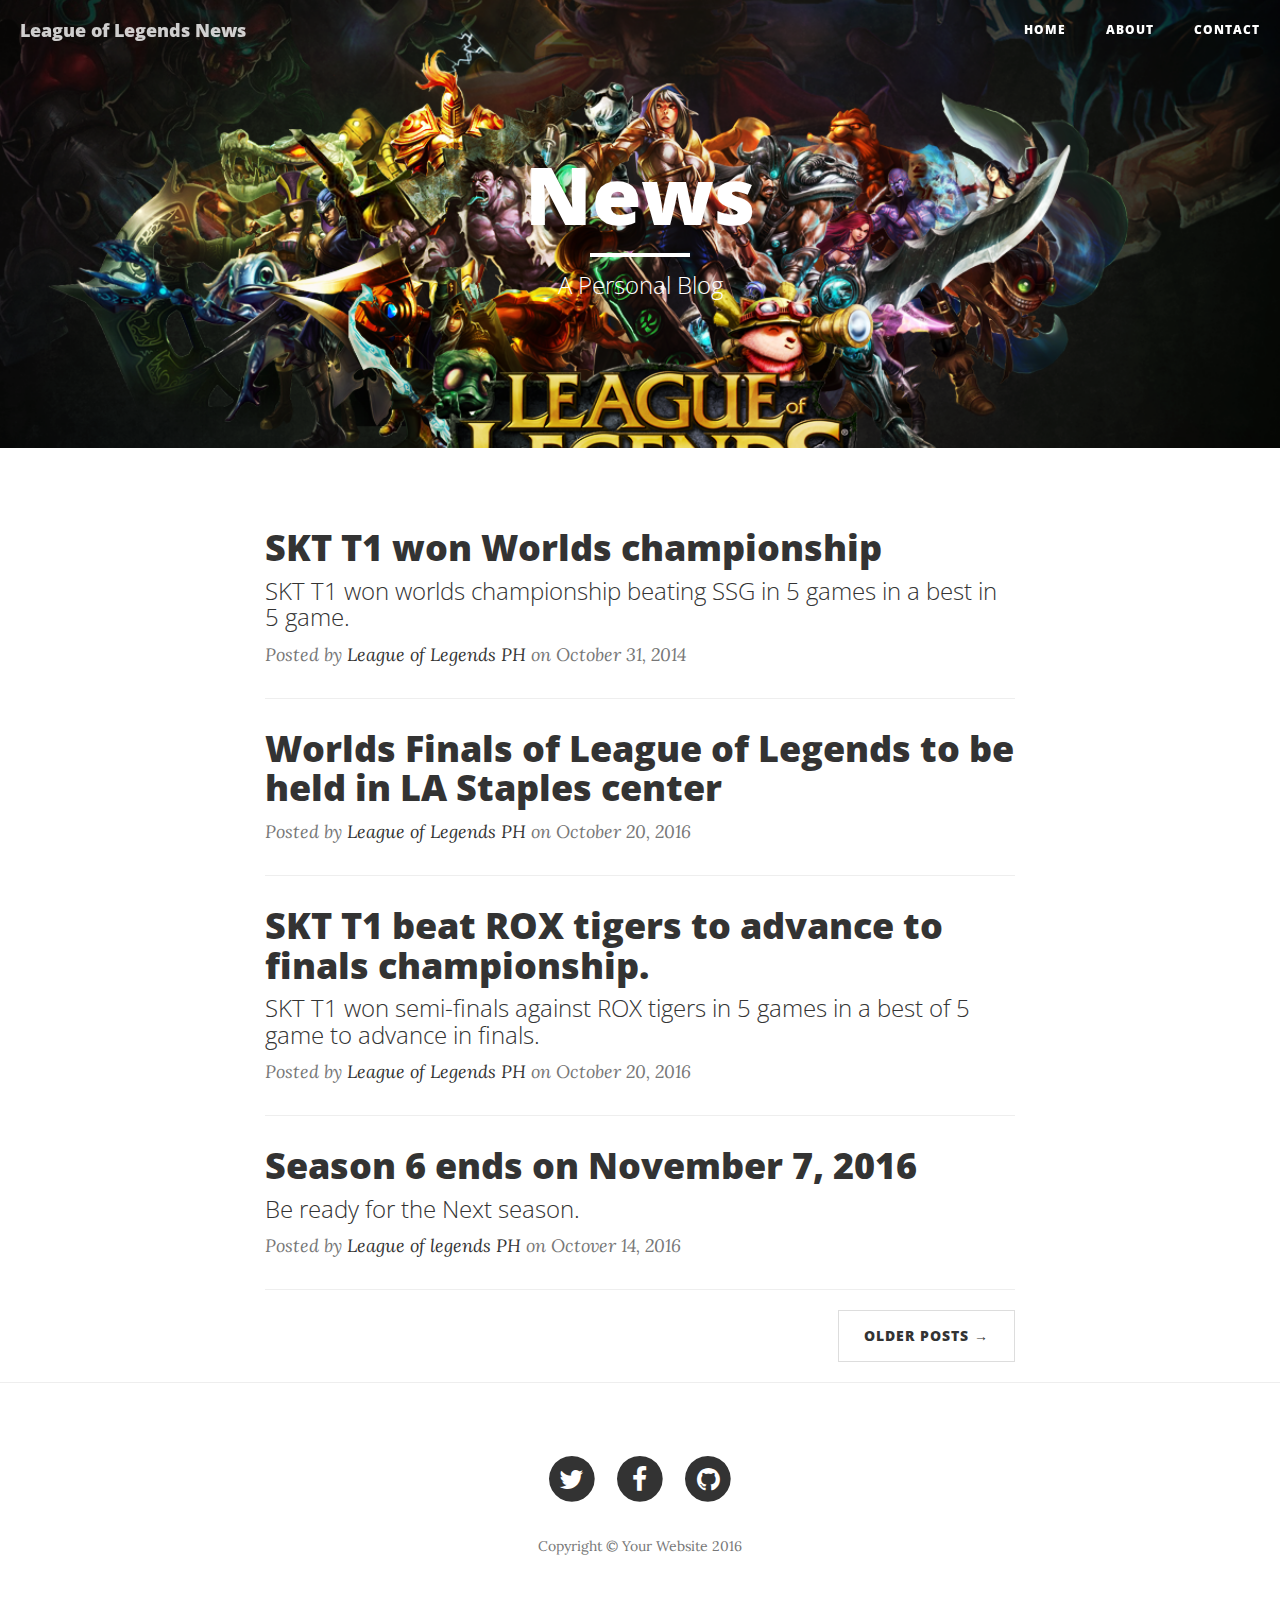
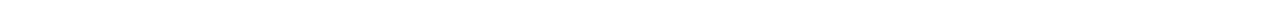
<file: index.html>
<!DOCTYPE html>
<html lang="en">

<head>

    <meta charset="utf-8">
    <meta http-equiv="X-UA-Compatible" content="IE=edge">
    <meta name="viewport" content="width=device-width, initial-scale=1">
    <meta name="description" content="">
    <meta name="author" content="">

    <title>League of Legends</title>

    <!-- Bootstrap Core CSS -->
    <link href="vendor/bootstrap/css/bootstrap.min.css" rel="stylesheet">

    <!-- Theme CSS -->
    <link href="css/clean-blog.min.css" rel="stylesheet">

    <!-- Custom Fonts -->
    <link href="vendor/font-awesome/css/font-awesome.min.css" rel="stylesheet" type="text/css">
    <link href='https://fonts.googleapis.com/css?family=Lora:400,700,400italic,700italic' rel='stylesheet' type='text/css'>
    <link href='https://fonts.googleapis.com/css?family=Open+Sans:300italic,400italic,600italic,700italic,800italic,400,300,600,700,800' rel='stylesheet' type='text/css'>

    <!-- HTML5 Shim and Respond.js IE8 support of HTML5 elements and media queries -->
    <!-- WARNING: Respond.js doesn't work if you view the page via file:// -->
    <!--[if lt IE 9]>
        <script src="https://oss.maxcdn.com/libs/html5shiv/3.7.0/html5shiv.js"></script>
        <script src="https://oss.maxcdn.com/libs/respond.js/1.4.2/respond.min.js"></script>
    <![endif]-->

</head>

<body>

    <!-- Navigation -->
    <nav class="navbar navbar-default navbar-custom navbar-fixed-top">
        <div class="container-fluid">
            <!-- Brand and toggle get grouped for better mobile display -->
            <div class="navbar-header page-scroll">
                <button type="button" class="navbar-toggle" data-toggle="collapse" data-target="#bs-example-navbar-collapse-1">
                    <span class="sr-only">Toggle navigation</span>
                    Menu <i class="fa fa-bars"></i>
                </button>
                <a class="navbar-brand" href="index.html">League of Legends News</a>
            </div>

            <!-- Collect the nav links, forms, and other content for toggling -->
            <div class="collapse navbar-collapse" id="bs-example-navbar-collapse-1">
                <ul class="nav navbar-nav navbar-right">
                    <li>
                        <a href="index.html">Home</a>
                    </li>
                    <li>
                        <a href="about.html">About</a>
                    </li>
                    <li>
                        <a href="contact.html">Contact</a>
                    </li>
                </ul>
            </div>
            <!-- /.navbar-collapse -->
        </div>
        <!-- /.container -->
    </nav>

    <!-- Page Header -->
    <!-- Set your background image for this header on the line below. -->
    <header class="intro-header" style="background-image: url('img/league-of-legends.png')">
        <div class="container">
            <div class="row">
                <div class="col-lg-8 col-lg-offset-2 col-md-10 col-md-offset-1">
                    <div class="site-heading">
                        <h1>News</h1>
                        <hr class="small">
                        <span class="subheading">A Personal Blog</span>
                    </div>
                </div>
            </div>
        </div>
    </header>

    <!-- Main Content -->
    <div class="container">
        <div class="row">
            <div class="col-lg-8 col-lg-offset-2 col-md-10 col-md-offset-1">
                <div class="post-preview">
                    <a href="post.html">
                        <h2 class="post-title">
                            SKT T1 won Worlds championship
                        </h2>
                        <h3 class="post-subtitle">
                            SKT T1 won worlds championship beating SSG in 5 games in a best in 5 game.
                        </h3>
                    </a>
                    <p class="post-meta">Posted by <a href="#">League of Legends PH</a> on October 31, 2014</p>
                </div>
                <hr>
                <div class="post-preview">
                    <a href="post1.html">
                        <h2 class="post-title">
                            Worlds Finals of League of Legends to be held in LA Staples center
                        </h2>
                    </a>
                    <p class="post-meta">Posted by <a href="#">League of Legends PH</a> on October 20, 2016</p>
                </div>
                <hr>
                <div class="post-preview">
                    <a href="Post2.html">
                        <h2 class="post-title">
                            SKT T1 beat ROX tigers to advance to finals championship.
                        </h2>
                        <h3 class="post-subtitle">
                            SKT T1 won semi-finals against ROX tigers in 5 games in a best of 5 game to advance in finals.
                        </h3>
                    </a>
                    <p class="post-meta">Posted by <a href="#">League of Legends PH</a> on October 20, 2016</p>
                </div>
                <hr>
                <div class="post-preview">
                    <a href="post3.html">
                        <h2 class="post-title">
                            Season 6 ends on November 7, 2016
                        </h2>
                        <h3 class="post-subtitle">
                            Be ready for the Next season.
                        </h3>
                    </a>
                    <p class="post-meta">Posted by <a href="#">League of legends PH</a> on Octover 14, 2016</p>
                </div>
                <hr>
                <!-- Pager -->
                <ul class="pager">
                    <li class="next">
                        <a href="#">Older Posts &rarr;</a>
                    </li>
                </ul>
            </div>
        </div>
    </div>

    <hr>

    <!-- Footer -->
    <footer>
        <div class="container">
            <div class="row">
                <div class="col-lg-8 col-lg-offset-2 col-md-10 col-md-offset-1">
                    <ul class="list-inline text-center">
                        <li>
                            <a href="#">
                                <span class="fa-stack fa-lg">
                                    <i class="fa fa-circle fa-stack-2x"></i>
                                    <i class="fa fa-twitter fa-stack-1x fa-inverse"></i>
                                </span>
                            </a>
                        </li>
                        <li>
                            <a href="#">
                                <span class="fa-stack fa-lg">
                                    <i class="fa fa-circle fa-stack-2x"></i>
                                    <i class="fa fa-facebook fa-stack-1x fa-inverse"></i>
                                </span>
                            </a>
                        </li>
                        <li>
                            <a href="#">
                                <span class="fa-stack fa-lg">
                                    <i class="fa fa-circle fa-stack-2x"></i>
                                    <i class="fa fa-github fa-stack-1x fa-inverse"></i>
                                </span>
                            </a>
                        </li>
                    </ul>
                    <p class="copyright text-muted">Copyright &copy; Your Website 2016</p>
                </div>
            </div>
        </div>
    </footer>

    <!-- jQuery -->
    <script src="vendor/jquery/jquery.min.js"></script>

    <!-- Bootstrap Core JavaScript -->
    <script src="vendor/bootstrap/js/bootstrap.min.js"></script>

    <!-- Contact Form JavaScript -->
    <script src="js/jqBootstrapValidation.js"></script>
    <script src="js/contact_me.js"></script>

    <!-- Theme JavaScript -->
    <script src="js/clean-blog.min.js"></script>

</body>

</html>
</file>
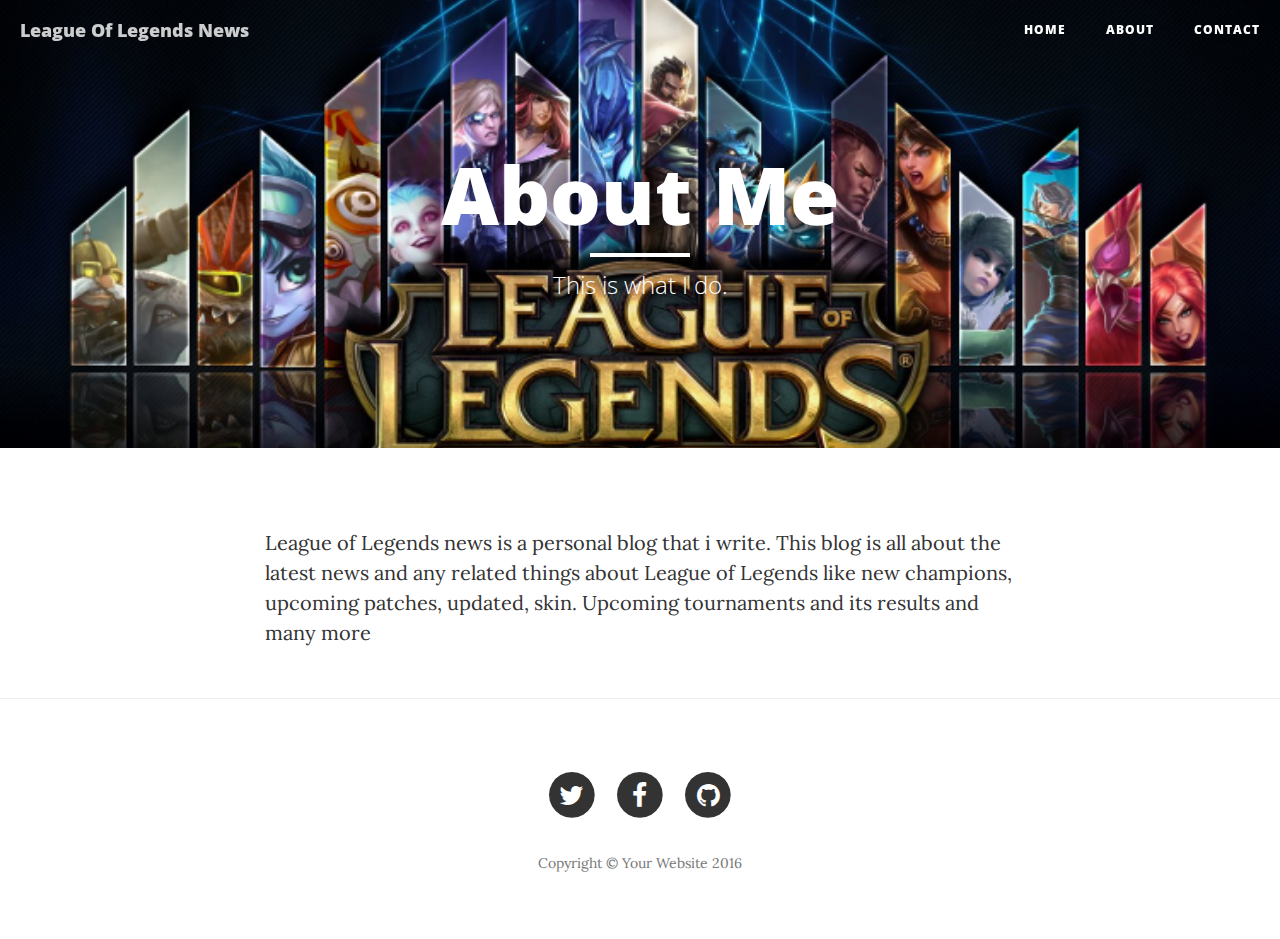
<file: about.html>
<!DOCTYPE html>
<html lang="en">

<head>

    <meta charset="utf-8">
    <meta http-equiv="X-UA-Compatible" content="IE=edge">
    <meta name="viewport" content="width=device-width, initial-scale=1">
    <meta name="description" content="">
    <meta name="author" content="">

    <title>League of Legends News - About</title>

    <!-- Bootstrap Core CSS -->
    <link href="vendor/bootstrap/css/bootstrap.min.css" rel="stylesheet">

    <!-- Theme CSS -->
    <link href="css/clean-blog.min.css" rel="stylesheet">

    <!-- Custom Fonts -->
    <link href="vendor/font-awesome/css/font-awesome.min.css" rel="stylesheet" type="text/css">
    <link href='https://fonts.googleapis.com/css?family=Lora:400,700,400italic,700italic' rel='stylesheet' type='text/css'>
    <link href='https://fonts.googleapis.com/css?family=Open+Sans:300italic,400italic,600italic,700italic,800italic,400,300,600,700,800' rel='stylesheet' type='text/css'>

    <!-- HTML5 Shim and Respond.js IE8 support of HTML5 elements and media queries -->
    <!-- WARNING: Respond.js doesn't work if you view the page via file:// -->
    <!--[if lt IE 9]>
        <script src="https://oss.maxcdn.com/libs/html5shiv/3.7.0/html5shiv.js"></script>
        <script src="https://oss.maxcdn.com/libs/respond.js/1.4.2/respond.min.js"></script>
    <![endif]-->

</head>

<body>

    <!-- Navigation -->
    <nav class="navbar navbar-default navbar-custom navbar-fixed-top">
        <div class="container-fluid">
            <!-- Brand and toggle get grouped for better mobile display -->
            <div class="navbar-header page-scroll">
                <button type="button" class="navbar-toggle" data-toggle="collapse" data-target="#bs-example-navbar-collapse-1">
                    <span class="sr-only">Toggle navigation</span>
                    Menu <i class="fa fa-bars"></i>
                </button>
                <a class="navbar-brand" href="index.html">League Of Legends News</a>
            </div>

            <!-- Collect the nav links, forms, and other content for toggling -->
            <div class="collapse navbar-collapse" id="bs-example-navbar-collapse-1">
                <ul class="nav navbar-nav navbar-right">
                    <li>
                        <a href="index.html">Home</a>
                    </li>
                    <li>
                        <a href="about.html">About</a>
                    </li>
                    <li>
                        <a href="contact.html">Contact</a>
                    </li>
                </ul>
            </div>
            <!-- /.navbar-collapse -->
        </div>
        <!-- /.container -->
    </nav>

    <!-- Page Header -->
    <!-- Set your background image for this header on the line below. -->
    <header class="intro-header" style="background-image: url('img/leg.png')">
        <div class="container">
            <div class="row">
                <div class="col-lg-8 col-lg-offset-2 col-md-10 col-md-offset-1">
                    <div class="page-heading">
                        <h1>About Me</h1>
                        <hr class="small">
                        <span class="subheading">This is what I do.</span>
                    </div>
                </div>
            </div>
        </div>
    </header>

    <!-- Main Content -->
    <div class="container">
        <div class="row">
            <div class="col-lg-8 col-lg-offset-2 col-md-10 col-md-offset-1">
                <p>League of Legends news is a personal blog that i write. This blog is all about the latest news and any related things
                about League of Legends like new champions, upcoming patches, updated, skin. Upcoming tournaments and its results and many more</p>
            </div>
        </div>
    </div>

    <hr>

    <!-- Footer -->
    <footer>
        <div class="container">
            <div class="row">
                <div class="col-lg-8 col-lg-offset-2 col-md-10 col-md-offset-1">
                    <ul class="list-inline text-center">
                        <li>
                            <a href="#">
                                <span class="fa-stack fa-lg">
                                    <i class="fa fa-circle fa-stack-2x"></i>
                                    <i class="fa fa-twitter fa-stack-1x fa-inverse"></i>
                                </span>
                            </a>
                        </li>
                        <li>
                            <a href="#">
                                <span class="fa-stack fa-lg">
                                    <i class="fa fa-circle fa-stack-2x"></i>
                                    <i class="fa fa-facebook fa-stack-1x fa-inverse"></i>
                                </span>
                            </a>
                        </li>
                        <li>
                            <a href="#">
                                <span class="fa-stack fa-lg">
                                    <i class="fa fa-circle fa-stack-2x"></i>
                                    <i class="fa fa-github fa-stack-1x fa-inverse"></i>
                                </span>
                            </a>
                        </li>
                    </ul>
                    <p class="copyright text-muted">Copyright &copy; Your Website 2016</p>
                </div>
            </div>
        </div>
    </footer>

    <!-- jQuery -->
    <script src="vendor/jquery/jquery.min.js"></script>

    <!-- Bootstrap Core JavaScript -->
    <script src="vendor/bootstrap/js/bootstrap.min.js"></script>

    <!-- Contact Form JavaScript -->
    <script src="js/jqBootstrapValidation.js"></script>
    <script src="js/contact_me.js"></script>

    <!-- Theme JavaScript -->
    <script src="js/clean-blog.min.js"></script>

</body>

</html>
</file>
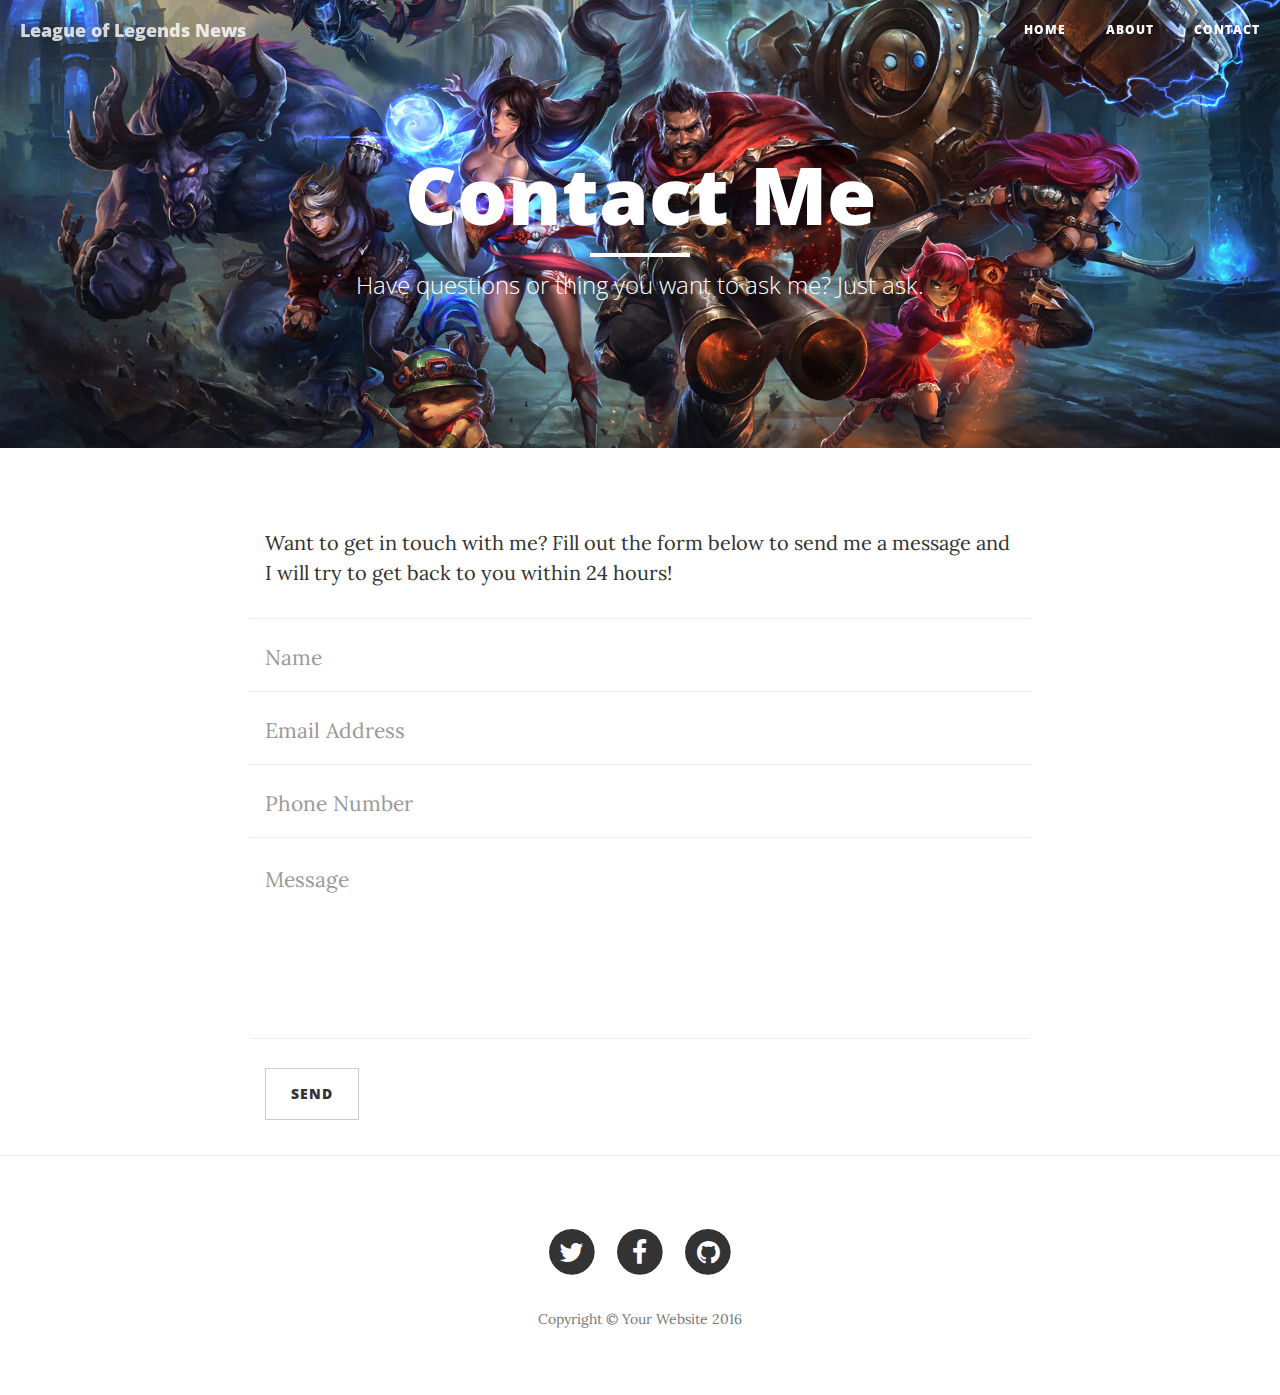
<file: contact.html>
<!DOCTYPE html>
<html lang="en">

<head>

    <meta charset="utf-8">
    <meta http-equiv="X-UA-Compatible" content="IE=edge">
    <meta name="viewport" content="width=device-width, initial-scale=1">
    <meta name="description" content="">
    <meta name="author" content="">

    <title>League of Legends News - Contact Me</title>

    <!-- Bootstrap Core CSS -->
    <link href="vendor/bootstrap/css/bootstrap.min.css" rel="stylesheet">

    <!-- Theme CSS -->
    <link href="css/clean-blog.min.css" rel="stylesheet">

    <!-- Custom Fonts -->
    <link href="vendor/font-awesome/css/font-awesome.min.css" rel="stylesheet" type="text/css">
    <link href='https://fonts.googleapis.com/css?family=Lora:400,700,400italic,700italic' rel='stylesheet' type='text/css'>
    <link href='https://fonts.googleapis.com/css?family=Open+Sans:300italic,400italic,600italic,700italic,800italic,400,300,600,700,800' rel='stylesheet' type='text/css'>

    <!-- HTML5 Shim and Respond.js IE8 support of HTML5 elements and media queries -->
    <!-- WARNING: Respond.js doesn't work if you view the page via file:// -->
    <!--[if lt IE 9]>
        <script src="https://oss.maxcdn.com/libs/html5shiv/3.7.0/html5shiv.js"></script>
        <script src="https://oss.maxcdn.com/libs/respond.js/1.4.2/respond.min.js"></script>
    <![endif]-->

</head>

<body>

    <!-- Navigation -->
    <nav class="navbar navbar-default navbar-custom navbar-fixed-top">
        <div class="container-fluid">
            <!-- Brand and toggle get grouped for better mobile display -->
            <div class="navbar-header page-scroll">
                <button type="button" class="navbar-toggle" data-toggle="collapse" data-target="#bs-example-navbar-collapse-1">
                    <span class="sr-only">Toggle navigation</span>
                    Menu <i class="fa fa-bars"></i>
                </button>
                <a class="navbar-brand" href="index.html">League of Legends News</a>
            </div>

            <!-- Collect the nav links, forms, and other content for toggling -->
            <div class="collapse navbar-collapse" id="bs-example-navbar-collapse-1">
                <ul class="nav navbar-nav navbar-right">
                    <li>
                        <a href="index.html">Home</a>
                    </li>
                    <li>
                        <a href="about.html">About</a>
                    </li>
                    <li>
                        <a href="contact.html">Contact</a>
                    </li>
                </ul>
            </div>
            <!-- /.navbar-collapse -->
        </div>
        <!-- /.container -->
    </nav>

    <!-- Page Header -->
    <!-- Set your background image for this header on the line below. -->
    <header class="intro-header" style="background-image: url('img/contackl.jpg')">
        <div class="container">
            <div class="row">
                <div class="col-lg-8 col-lg-offset-2 col-md-10 col-md-offset-1">
                    <div class="page-heading">
                        <h1>Contact Me</h1>
                        <hr class="small">
                        <span class="subheading">Have questions or thing you want to ask me? Just ask.</span>
                    </div>
                </div>
            </div>
        </div>
    </header>

    <!-- Main Content -->
    <div class="container">
        <div class="row">
            <div class="col-lg-8 col-lg-offset-2 col-md-10 col-md-offset-1">
                <p>Want to get in touch with me? Fill out the form below to send me a message and I will try to get back to you within 24 hours!</p>
                <!-- Contact Form - Enter your email address on line 19 of the mail/contact_me.php file to make this form work. -->
                <!-- WARNING: Some web hosts do not allow emails to be sent through forms to common mail hosts like Gmail or Yahoo. It's recommended that you use a private domain email address! -->
                <!-- NOTE: To use the contact form, your site must be on a live web host with PHP! The form will not work locally! -->
                <form name="sentMessage" id="contactForm" novalidate>
                    <div class="row control-group">
                        <div class="form-group col-xs-12 floating-label-form-group controls">
                            <label>Name</label>
                            <input type="text" class="form-control" placeholder="Name" id="name" required data-validation-required-message="Please enter your name.">
                            <p class="help-block text-danger"></p>
                        </div>
                    </div>
                    <div class="row control-group">
                        <div class="form-group col-xs-12 floating-label-form-group controls">
                            <label>Email Address</label>
                            <input type="email" class="form-control" placeholder="Email Address" id="email" required data-validation-required-message="Please enter your email address.">
                            <p class="help-block text-danger"></p>
                        </div>
                    </div>
                    <div class="row control-group">
                        <div class="form-group col-xs-12 floating-label-form-group controls">
                            <label>Phone Number</label>
                            <input type="tel" class="form-control" placeholder="Phone Number" id="phone" required data-validation-required-message="Please enter your phone number.">
                            <p class="help-block text-danger"></p>
                        </div>
                    </div>
                    <div class="row control-group">
                        <div class="form-group col-xs-12 floating-label-form-group controls">
                            <label>Message</label>
                            <textarea rows="5" class="form-control" placeholder="Message" id="message" required data-validation-required-message="Please enter a message."></textarea>
                            <p class="help-block text-danger"></p>
                        </div>
                    </div>
                    <br>
                    <div id="success"></div>
                    <div class="row">
                        <div class="form-group col-xs-12">
                            <button type="submit" class="btn btn-default">Send</button>
                        </div>
                    </div>
                </form>
            </div>
        </div>
    </div>

    <hr>

    <!-- Footer -->
    <footer>
        <div class="container">
            <div class="row">
                <div class="col-lg-8 col-lg-offset-2 col-md-10 col-md-offset-1">
                    <ul class="list-inline text-center">
                        <li>
                            <a href="#">
                                <span class="fa-stack fa-lg">
                                    <i class="fa fa-circle fa-stack-2x"></i>
                                    <i class="fa fa-twitter fa-stack-1x fa-inverse"></i>
                                </span>
                            </a>
                        </li>
                        <li>
                            <a href="#">
                                <span class="fa-stack fa-lg">
                                    <i class="fa fa-circle fa-stack-2x"></i>
                                    <i class="fa fa-facebook fa-stack-1x fa-inverse"></i>
                                </span>
                            </a>
                        </li>
                        <li>
                            <a href="#">
                                <span class="fa-stack fa-lg">
                                    <i class="fa fa-circle fa-stack-2x"></i>
                                    <i class="fa fa-github fa-stack-1x fa-inverse"></i>
                                </span>
                            </a>
                        </li>
                    </ul>
                    <p class="copyright text-muted">Copyright &copy; Your Website 2016</p>
                </div>
            </div>
        </div>
    </footer>

    <!-- jQuery -->
    <script src="vendor/jquery/jquery.min.js"></script>

    <!-- Bootstrap Core JavaScript -->
    <script src="vendor/bootstrap/js/bootstrap.min.js"></script>

    <!-- Contact Form JavaScript -->
    <script src="js/jqBootstrapValidation.js"></script>
    <script src="js/contact_me.js"></script>

    <!-- Theme JavaScript -->
    <script src="js/clean-blog.min.js"></script>

</body>

</html>
</file>
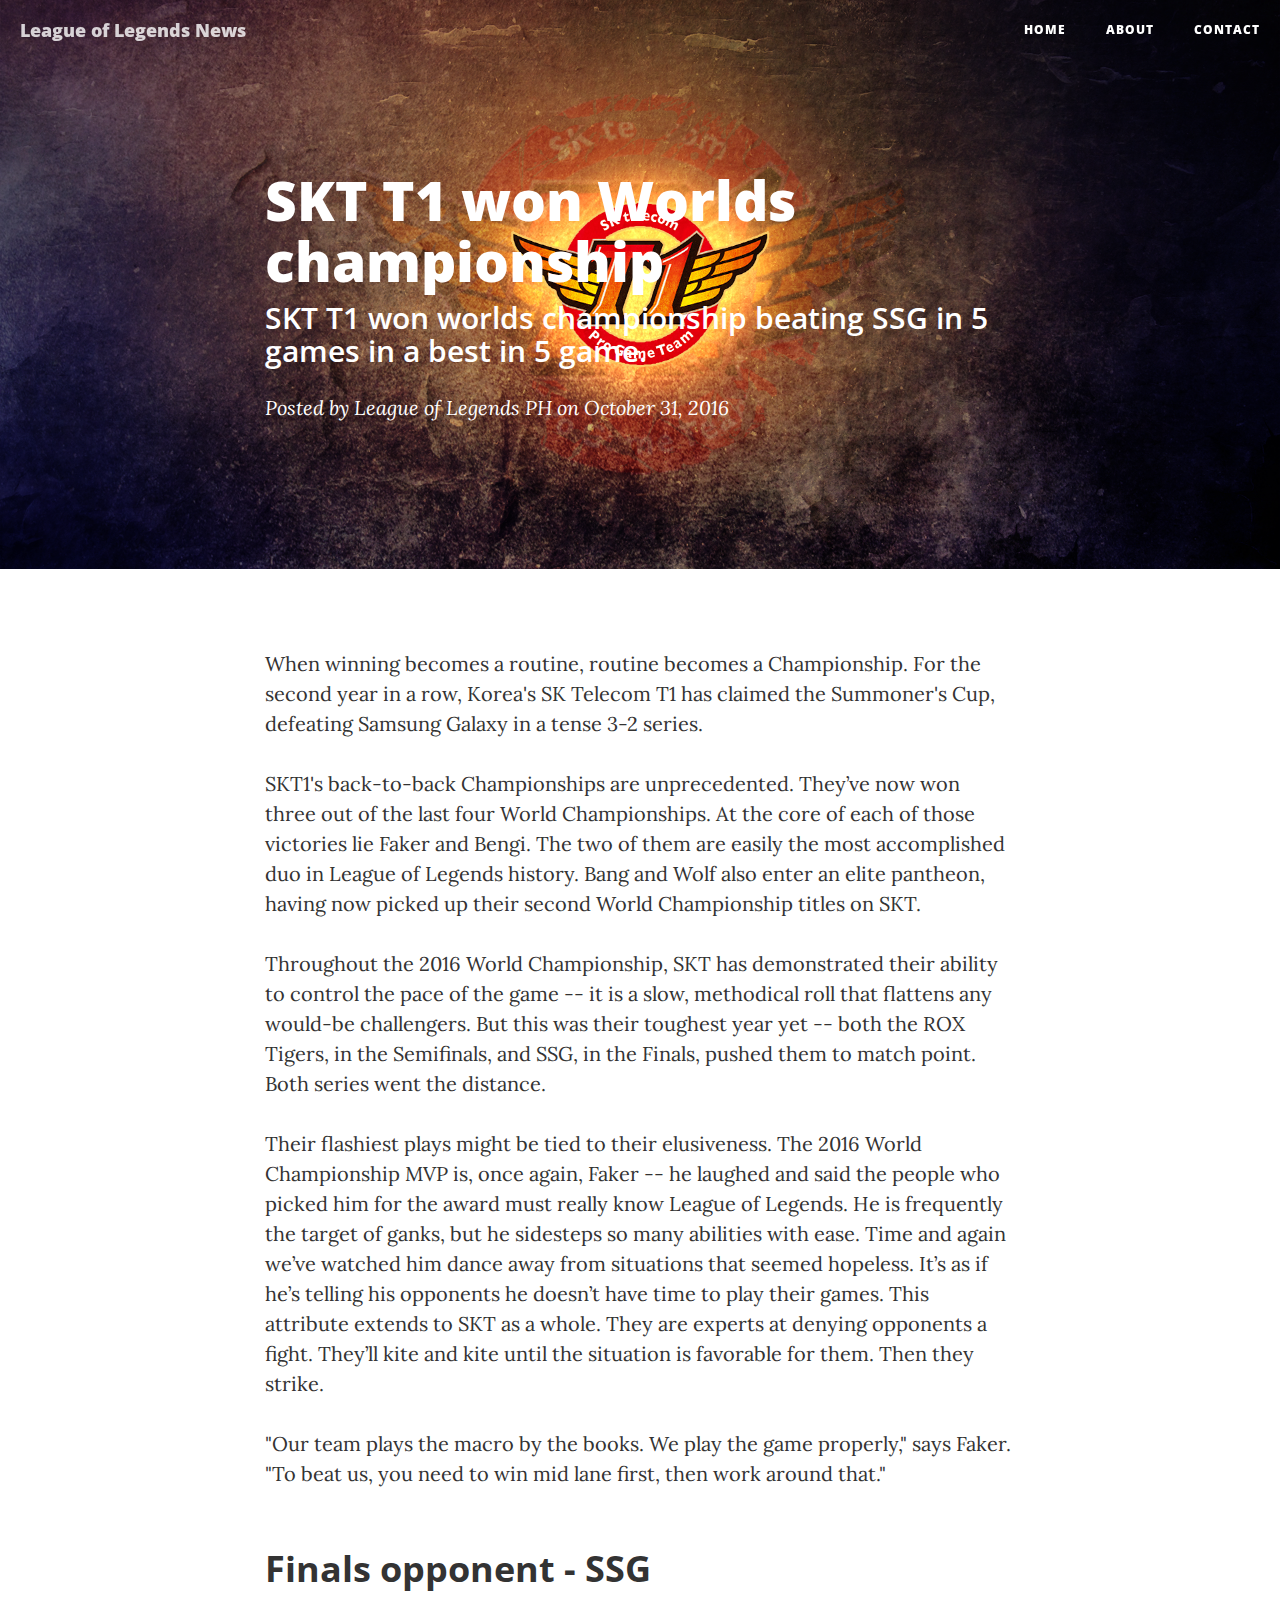
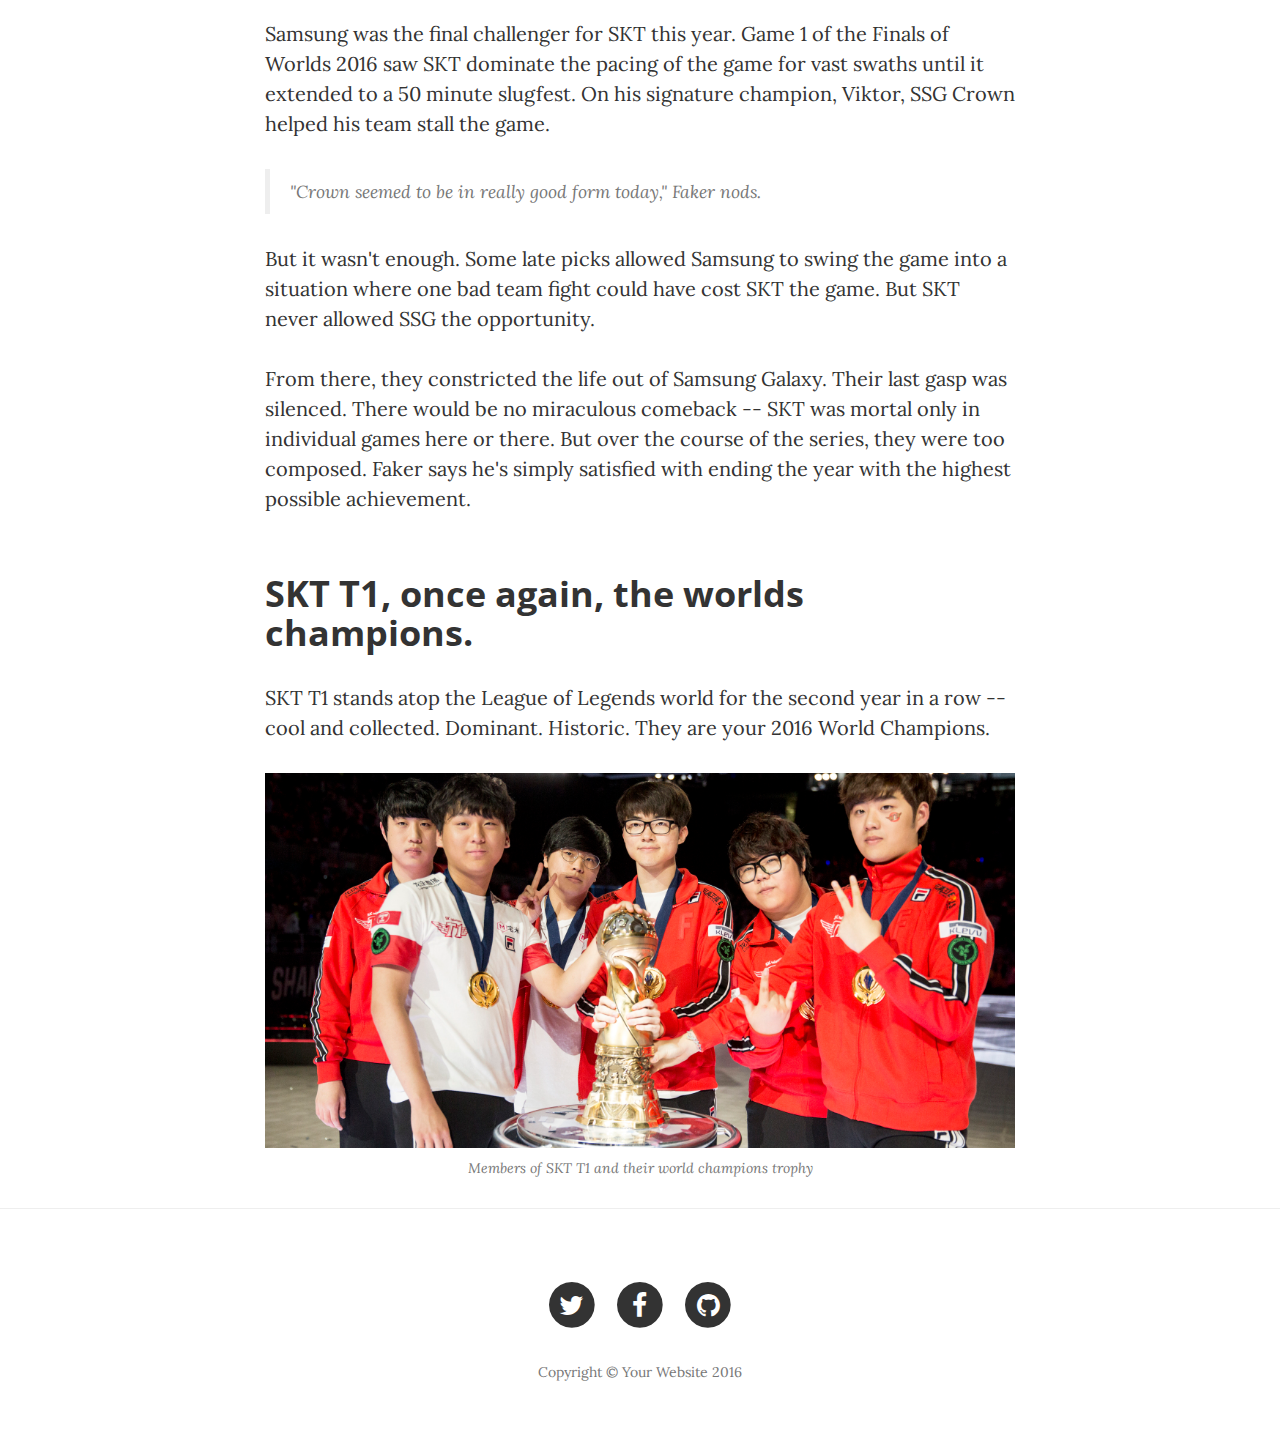
<file: post.html>
<!DOCTYPE html>
<html lang="en">

<head>

    <meta charset="utf-8">
    <meta http-equiv="X-UA-Compatible" content="IE=edge">
    <meta name="viewport" content="width=device-width, initial-scale=1">
    <meta name="description" content="">
    <meta name="author" content="">

    <title>League of Legends News - Post</title>

    <!-- Bootstrap Core CSS -->
    <link href="vendor/bootstrap/css/bootstrap.min.css" rel="stylesheet">

    <!-- Theme CSS -->
    <link href="css/clean-blog.min.css" rel="stylesheet">

    <!-- Custom Fonts -->
    <link href="vendor/font-awesome/css/font-awesome.min.css" rel="stylesheet" type="text/css">
    <link href='https://fonts.googleapis.com/css?family=Lora:400,700,400italic,700italic' rel='stylesheet' type='text/css'>
    <link href='https://fonts.googleapis.com/css?family=Open+Sans:300italic,400italic,600italic,700italic,800italic,400,300,600,700,800' rel='stylesheet' type='text/css'>

    <!-- HTML5 Shim and Respond.js IE8 support of HTML5 elements and media queries -->
    <!-- WARNING: Respond.js doesn't work if you view the page via file:// -->
    <!--[if lt IE 9]>
        <script src="https://oss.maxcdn.com/libs/html5shiv/3.7.0/html5shiv.js"></script>
        <script src="https://oss.maxcdn.com/libs/respond.js/1.4.2/respond.min.js"></script>
    <![endif]-->

</head>

<body>

    <!-- Navigation -->
    <nav class="navbar navbar-default navbar-custom navbar-fixed-top">
        <div class="container-fluid">
            <!-- Brand and toggle get grouped for better mobile display -->
            <div class="navbar-header page-scroll">
                <button type="button" class="navbar-toggle" data-toggle="collapse" data-target="#bs-example-navbar-collapse-1">
                    <span class="sr-only">Toggle navigation</span>
                    Menu <i class="fa fa-bars"></i>
                </button>
                <a class="navbar-brand" href="index.html">League of Legends News</a>
            </div>

            <!-- Collect the nav links, forms, and other content for toggling -->
            <div class="collapse navbar-collapse" id="bs-example-navbar-collapse-1">
                <ul class="nav navbar-nav navbar-right">
                    <li>
                        <a href="index.html">Home</a>
                    </li>
                    <li>
                        <a href="about.html">About</a>
                    </li>
                    <li>
                        <a href="contact.html">Contact</a>
                    </li>
                </ul>
            </div>
            <!-- /.navbar-collapse -->
        </div>
        <!-- /.container -->
    </nav>

    <!-- Page Header -->
    <!-- Set your background image for this header on the line below. -->
    <header class="intro-header" style="background-image: url('img/post bg.png')">
        <div class="container">
            <div class="row">
                <div class="col-lg-8 col-lg-offset-2 col-md-10 col-md-offset-1">
                    <div class="post-heading">
                        <h1>SKT T1 won Worlds championship</h1>
                        <h2 class="subheading">SKT T1 won worlds championship beating SSG in 5 games in a best in 5 game.</h2>
                        <span class="meta">Posted by <a href="#">League of Legends PH</a> on October 31, 2016</span>
                    </div>
                </div>
            </div>
        </div>
    </header>

    <!-- Post Content -->
    <article>
        <div class="container">
            <div class="row">
                <div class="col-lg-8 col-lg-offset-2 col-md-10 col-md-offset-1">
                    <p>When winning becomes a routine, routine becomes a Championship. For the second year in a row, Korea's SK Telecom T1 has claimed the Summoner's Cup, defeating Samsung Galaxy in a tense 3-2 series.</p>

                    <p>SKT1's back-to-back Championships are unprecedented. They’ve now won three out of the last four World Championships. At the core of each of those victories lie Faker and Bengi. The two of them are easily the most accomplished duo in League of Legends history. Bang and Wolf also enter an elite pantheon, having now picked up their second World Championship titles on SKT.</p>

                    <p>Throughout the 2016 World Championship, SKT has demonstrated their ability to control the pace of the game -- it is a slow, methodical roll that flattens any would-be challengers. But this was their toughest year yet -- both the ROX Tigers, in the Semifinals, and SSG, in the Finals, pushed them to match point. Both series went the distance.</p>

                    <p>Their flashiest plays might be tied to their elusiveness. The 2016 World Championship MVP is, once again, Faker -- he laughed and said the people who picked him for the award must really know League of Legends. He is frequently the target of ganks, but he sidesteps so many abilities with ease. Time and again we’ve watched him dance away from situations that seemed hopeless. It’s as if he’s telling his opponents he doesn’t have time to play their games. This attribute extends to SKT as a whole. They are experts at denying opponents a fight. They’ll kite and kite until the situation is favorable for them. Then they strike.</p>

                    <p>"Our team plays the macro by the books. We play the game properly," says Faker. "To beat us, you need to win mid lane first, then work around that." </p>

                    <h2 class="section-heading">Finals opponent - SSG</h2>

                    <p>Samsung was the final challenger for SKT this year. Game 1 of the Finals of Worlds 2016 saw SKT dominate the pacing of the game for vast swaths until it extended to a 50 minute slugfest. On his signature champion, Viktor, SSG Crown helped his team stall the game.</p>

                    <blockquote>"Crown seemed to be in really good form today," Faker nods. </blockquote>

                    <p>But it wasn't enough. Some late picks allowed Samsung to swing the game into a situation where one bad team fight could have cost SKT the game. But SKT never allowed SSG the opportunity.</p>

                    <p>From there, they constricted the life out of Samsung Galaxy. Their last gasp was silenced. There would be no miraculous comeback -- SKT was mortal only in individual games here or there. But over the course of the series, they were too composed. Faker says he's simply satisfied with ending the year with the highest possible achievement.</p>

                    <h2 class="section-heading">SKT T1,  once again, the worlds champions.</h2>

                    <p>SKT T1 stands atop the League of Legends world for the second year in a row -- cool and collected. Dominant. Historic. They are your 2016 World Champions. </p>

                    <a href="#">
                        <img class="img-responsive" src="img/sampl post.jpg" alt="">
                    </a>
                    <span class="caption text-muted">Members of SKT T1 and their world champions trophy</span>
                </div>
            </div>
        </div>
    </article>

    <hr>

    <!-- Footer -->
    <footer>
        <div class="container">
            <div class="row">
                <div class="col-lg-8 col-lg-offset-2 col-md-10 col-md-offset-1">
                    <ul class="list-inline text-center">
                        <li>
                            <a href="#">
                                <span class="fa-stack fa-lg">
                                    <i class="fa fa-circle fa-stack-2x"></i>
                                    <i class="fa fa-twitter fa-stack-1x fa-inverse"></i>
                                </span>
                            </a>
                        </li>
                        <li>
                            <a href="#">
                                <span class="fa-stack fa-lg">
                                    <i class="fa fa-circle fa-stack-2x"></i>
                                    <i class="fa fa-facebook fa-stack-1x fa-inverse"></i>
                                </span>
                            </a>
                        </li>
                        <li>
                            <a href="#">
                                <span class="fa-stack fa-lg">
                                    <i class="fa fa-circle fa-stack-2x"></i>
                                    <i class="fa fa-github fa-stack-1x fa-inverse"></i>
                                </span>
                            </a>
                        </li>
                    </ul>
                    <p class="copyright text-muted">Copyright &copy; Your Website 2016</p>
                </div>
            </div>
        </div>
    </footer>

    <!-- jQuery -->
    <script src="vendor/jquery/jquery.min.js"></script>

    <!-- Bootstrap Core JavaScript -->
    <script src="vendor/bootstrap/js/bootstrap.min.js"></script>

    <!-- Contact Form JavaScript -->
    <script src="js/jqBootstrapValidation.js"></script>
    <script src="js/contact_me.js"></script>

    <!-- Theme JavaScript -->
    <script src="js/clean-blog.min.js"></script>

</body>

</html>
</file>
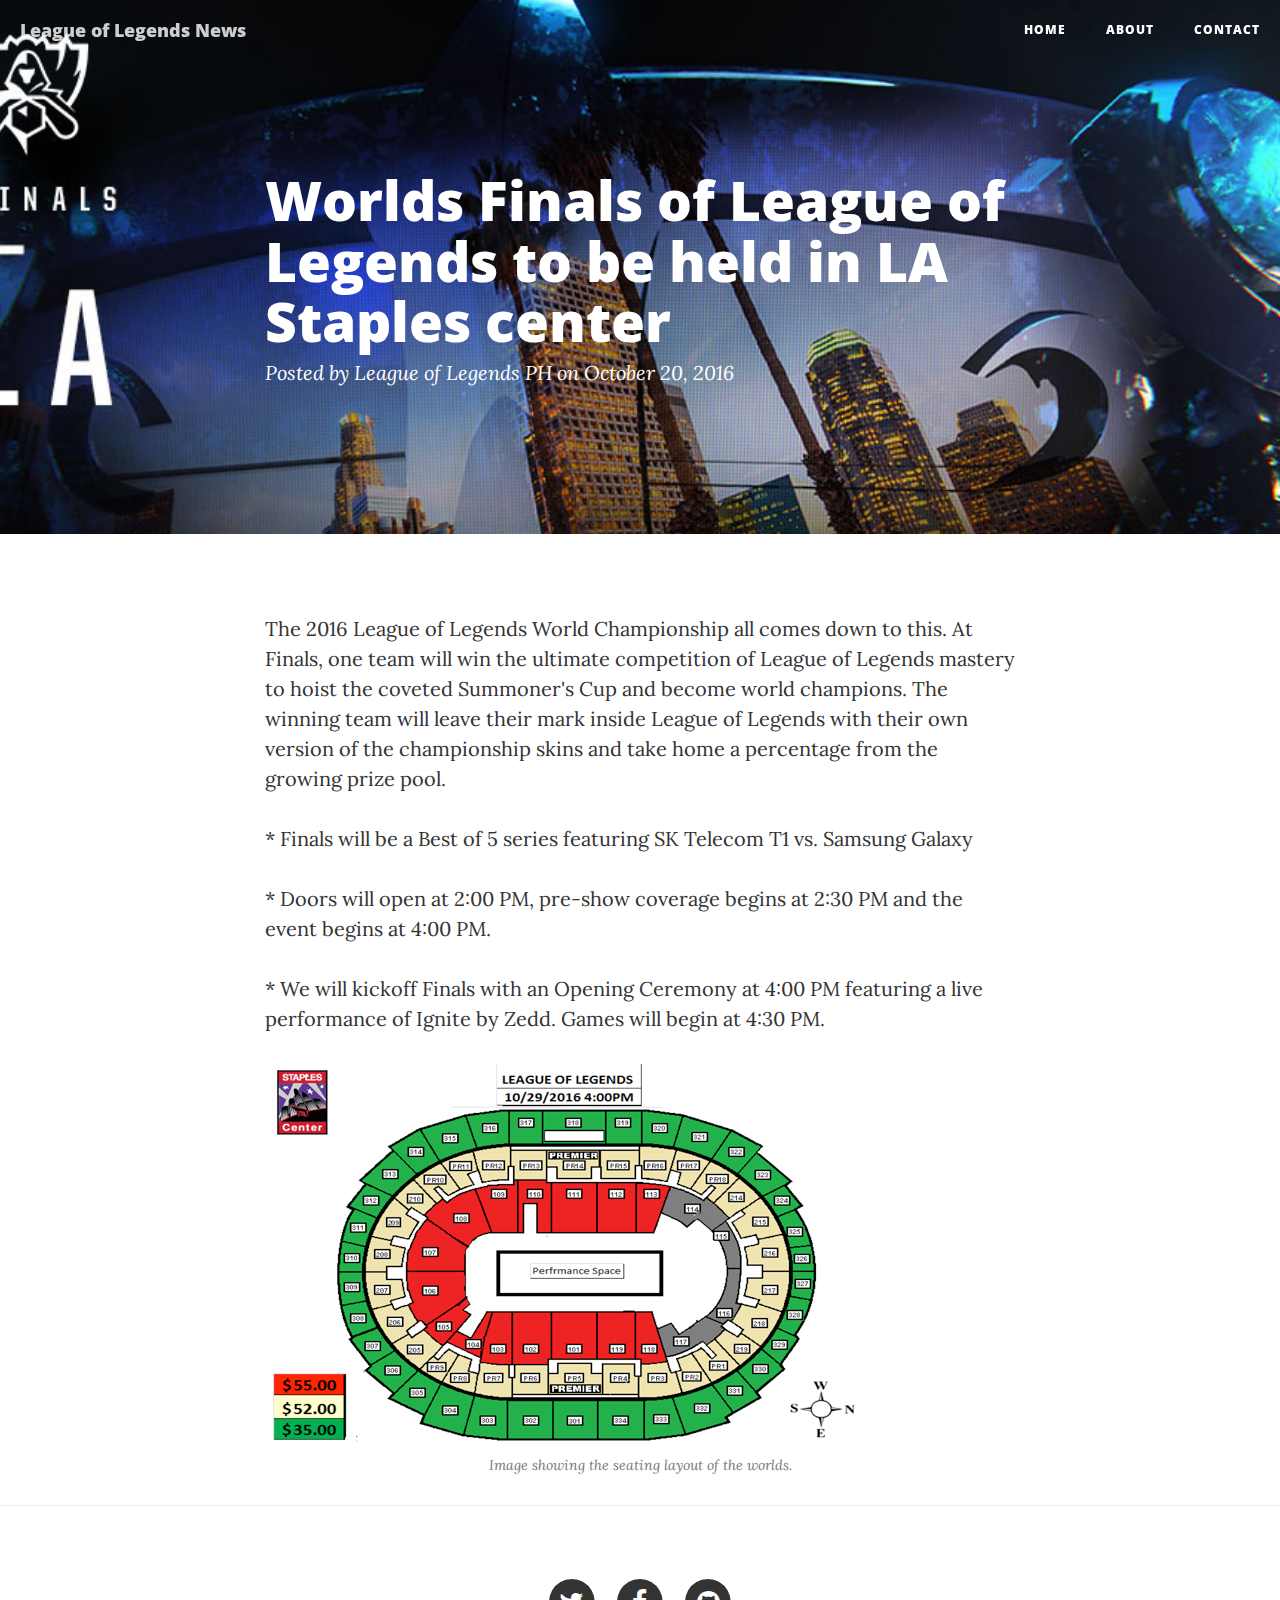
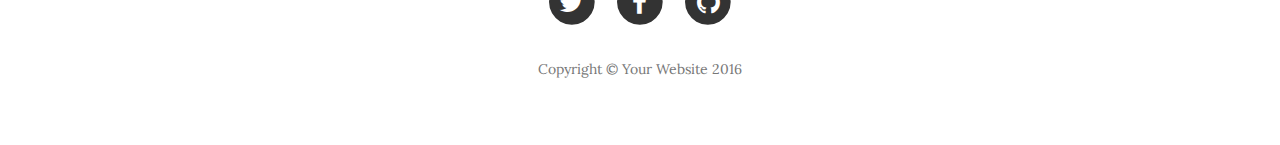
<file: post1.html>
<!DOCTYPE html>
<html lang="en">

<head>

    <meta charset="utf-8">
    <meta http-equiv="X-UA-Compatible" content="IE=edge">
    <meta name="viewport" content="width=device-width, initial-scale=1">
    <meta name="description" content="">
    <meta name="author" content="">

    <title>League of Legends News - Post</title>

    <!-- Bootstrap Core CSS -->
    <link href="vendor/bootstrap/css/bootstrap.min.css" rel="stylesheet">

    <!-- Theme CSS -->
    <link href="css/clean-blog.min.css" rel="stylesheet">

    <!-- Custom Fonts -->
    <link href="vendor/font-awesome/css/font-awesome.min.css" rel="stylesheet" type="text/css">
    <link href='https://fonts.googleapis.com/css?family=Lora:400,700,400italic,700italic' rel='stylesheet' type='text/css'>
    <link href='https://fonts.googleapis.com/css?family=Open+Sans:300italic,400italic,600italic,700italic,800italic,400,300,600,700,800' rel='stylesheet' type='text/css'>

    <!-- HTML5 Shim and Respond.js IE8 support of HTML5 elements and media queries -->
    <!-- WARNING: Respond.js doesn't work if you view the page via file:// -->
    <!--[if lt IE 9]>
        <script src="https://oss.maxcdn.com/libs/html5shiv/3.7.0/html5shiv.js"></script>
        <script src="https://oss.maxcdn.com/libs/respond.js/1.4.2/respond.min.js"></script>
    <![endif]-->

</head>

<body>

    <!-- Navigation -->
    <nav class="navbar navbar-default navbar-custom navbar-fixed-top">
        <div class="container-fluid">
            <!-- Brand and toggle get grouped for better mobile display -->
            <div class="navbar-header page-scroll">
                <button type="button" class="navbar-toggle" data-toggle="collapse" data-target="#bs-example-navbar-collapse-1">
                    <span class="sr-only">Toggle navigation</span>
                    Menu <i class="fa fa-bars"></i>
                </button>
                <a class="navbar-brand" href="index.html">League of Legends News</a>
            </div>

            <!-- Collect the nav links, forms, and other content for toggling -->
            <div class="collapse navbar-collapse" id="bs-example-navbar-collapse-1">
                <ul class="nav navbar-nav navbar-right">
                    <li>
                        <a href="index.html">Home</a>
                    </li>
                    <li>
                        <a href="about.html">About</a>
                    </li>
                    <li>
                        <a href="contact.html">Contact</a>
                    </li>
                </ul>
            </div>
            <!-- /.navbar-collapse -->
        </div>
        <!-- /.container -->
    </nav>

    <!-- Page Header -->
    <!-- Set your background image for this header on the line below. -->
    <header class="intro-header" style="background-image: url('img/finals.jpg')">
        <div class="container">
            <div class="row">
                <div class="col-lg-8 col-lg-offset-2 col-md-10 col-md-offset-1">
                    <div class="post-heading">
                        <h1>Worlds Finals of League of Legends to be held in LA Staples center</h1>
                        <span class="meta">Posted by <a href="#">League of Legends PH</a> on October 20, 2016</span>
                    </div>
                </div>
            </div>
        </div>
    </header>

    <!-- Post Content -->
    <article>
        <div class="container">
            <div class="row">
                <div class="col-lg-8 col-lg-offset-2 col-md-10 col-md-offset-1">
                    <p>The 2016 League of Legends World Championship all comes down to this. At Finals, one team will win the ultimate competition of League of Legends mastery to hoist the coveted Summoner's Cup and become world champions. The winning team will leave their mark inside League of Legends with their own version of the championship skins and take home a percentage from the growing prize pool.</p>

                    <p>* Finals will be a Best of 5 series featuring SK Telecom T1 vs. Samsung Galaxy </p>

                    <p>* Doors will open at 2:00 PM, pre-show coverage begins at 2:30 PM and the event begins   at 4:00 PM.</p>

                    <p>* We will kickoff Finals with an Opening Ceremony at 4:00 PM featuring a live performance of Ignite by Zedd. Games will begin at 4:30 PM.</p>

                    <a href="#">
                        <img class="img-responsive" src="img/worsit.jpg" alt="">
                    </a>
                    <span class="caption text-muted">Image showing the seating layout of the worlds.</span>
                </div>
            </div>
        </div>
    </article>

    <hr>

    <!-- Footer -->
    <footer>
        <div class="container">
            <div class="row">
                <div class="col-lg-8 col-lg-offset-2 col-md-10 col-md-offset-1">
                    <ul class="list-inline text-center">
                        <li>
                            <a href="#">
                                <span class="fa-stack fa-lg">
                                    <i class="fa fa-circle fa-stack-2x"></i>
                                    <i class="fa fa-twitter fa-stack-1x fa-inverse"></i>
                                </span>
                            </a>
                        </li>
                        <li>
                            <a href="#">
                                <span class="fa-stack fa-lg">
                                    <i class="fa fa-circle fa-stack-2x"></i>
                                    <i class="fa fa-facebook fa-stack-1x fa-inverse"></i>
                                </span>
                            </a>
                        </li>
                        <li>
                            <a href="#">
                                <span class="fa-stack fa-lg">
                                    <i class="fa fa-circle fa-stack-2x"></i>
                                    <i class="fa fa-github fa-stack-1x fa-inverse"></i>
                                </span>
                            </a>
                        </li>
                    </ul>
                    <p class="copyright text-muted">Copyright &copy; Your Website 2016</p>
                </div>
            </div>
        </div>
    </footer>

    <!-- jQuery -->
    <script src="vendor/jquery/jquery.min.js"></script>

    <!-- Bootstrap Core JavaScript -->
    <script src="vendor/bootstrap/js/bootstrap.min.js"></script>

    <!-- Contact Form JavaScript -->
    <script src="js/jqBootstrapValidation.js"></script>
    <script src="js/contact_me.js"></script>

    <!-- Theme JavaScript -->
    <script src="js/clean-blog.min.js"></script>

</body>

</html>
</file>
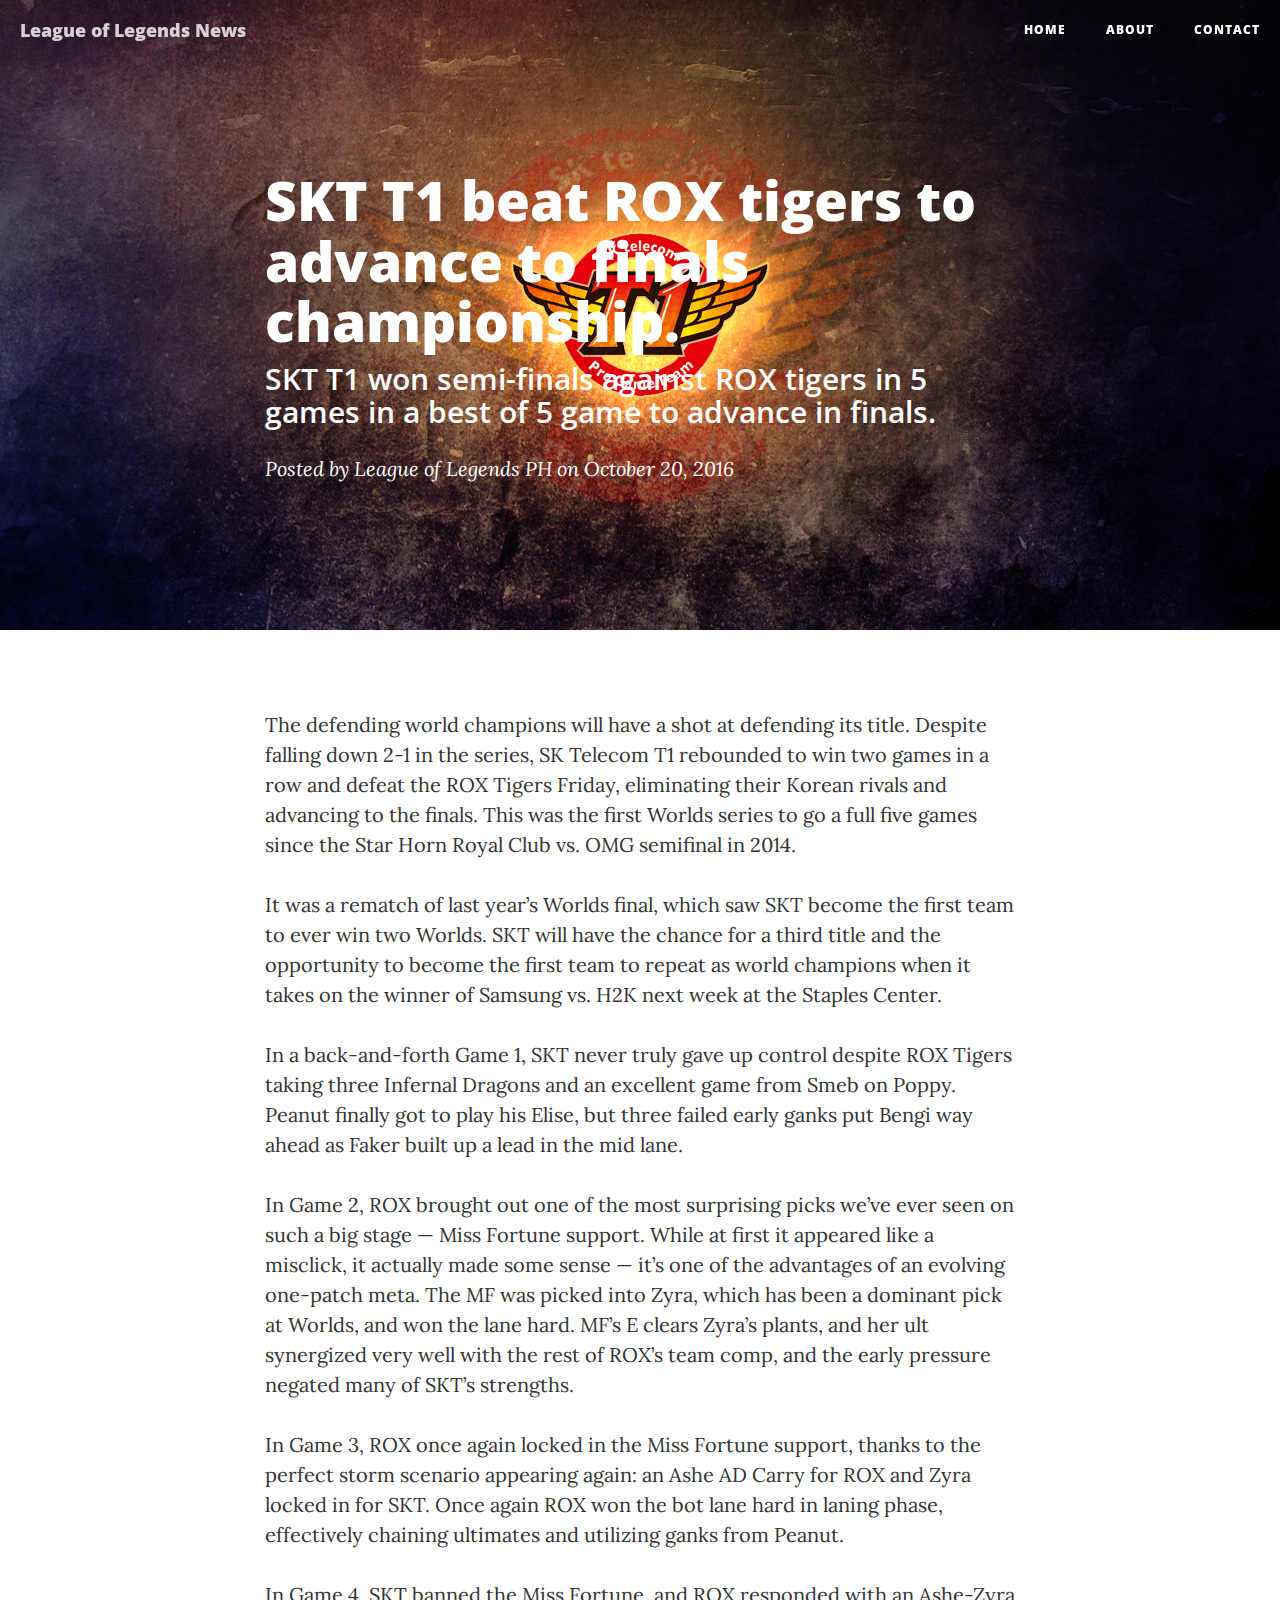
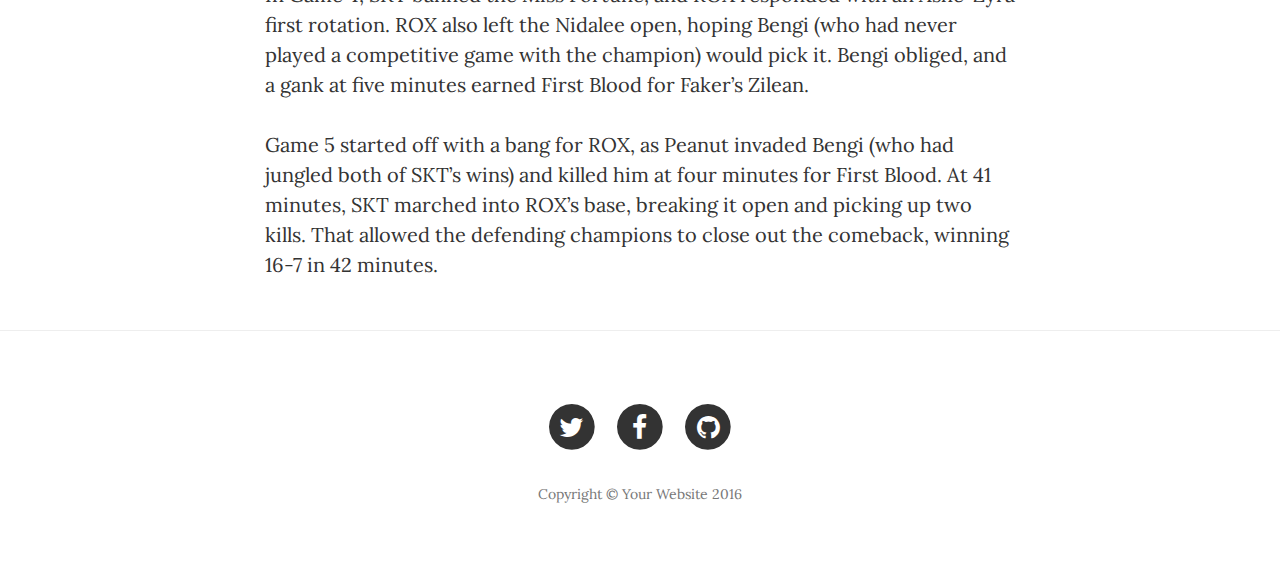
<file: Post2.html>
<!DOCTYPE html>
<html lang="en">

<head>

    <meta charset="utf-8">
    <meta http-equiv="X-UA-Compatible" content="IE=edge">
    <meta name="viewport" content="width=device-width, initial-scale=1">
    <meta name="description" content="">
    <meta name="author" content="">

    <title>League of Legends News - Post</title>

    <!-- Bootstrap Core CSS -->
    <link href="vendor/bootstrap/css/bootstrap.min.css" rel="stylesheet">

    <!-- Theme CSS -->
    <link href="css/clean-blog.min.css" rel="stylesheet">

    <!-- Custom Fonts -->
    <link href="vendor/font-awesome/css/font-awesome.min.css" rel="stylesheet" type="text/css">
    <link href='https://fonts.googleapis.com/css?family=Lora:400,700,400italic,700italic' rel='stylesheet' type='text/css'>
    <link href='https://fonts.googleapis.com/css?family=Open+Sans:300italic,400italic,600italic,700italic,800italic,400,300,600,700,800' rel='stylesheet' type='text/css'>

    <!-- HTML5 Shim and Respond.js IE8 support of HTML5 elements and media queries -->
    <!-- WARNING: Respond.js doesn't work if you view the page via file:// -->
    <!--[if lt IE 9]>
        <script src="https://oss.maxcdn.com/libs/html5shiv/3.7.0/html5shiv.js"></script>
        <script src="https://oss.maxcdn.com/libs/respond.js/1.4.2/respond.min.js"></script>
    <![endif]-->

</head>

<body>

    <!-- Navigation -->
    <nav class="navbar navbar-default navbar-custom navbar-fixed-top">
        <div class="container-fluid">
            <!-- Brand and toggle get grouped for better mobile display -->
            <div class="navbar-header page-scroll">
                <button type="button" class="navbar-toggle" data-toggle="collapse" data-target="#bs-example-navbar-collapse-1">
                    <span class="sr-only">Toggle navigation</span>
                    Menu <i class="fa fa-bars"></i>
                </button>
                <a class="navbar-brand" href="index.html">League of Legends News</a>
            </div>

            <!-- Collect the nav links, forms, and other content for toggling -->
            <div class="collapse navbar-collapse" id="bs-example-navbar-collapse-1">
                <ul class="nav navbar-nav navbar-right">
                    <li>
                        <a href="index.html">Home</a>
                    </li>
                    <li>
                        <a href="about.html">About</a>
                    </li>
                    <li>
                        <a href="contact.html">Contact</a>
                    </li>
                </ul>
            </div>
            <!-- /.navbar-collapse -->
        </div>
        <!-- /.container -->
    </nav>

    <!-- Page Header -->
    <!-- Set your background image for this header on the line below. -->
    <header class="intro-header" style="background-image: url('img/post bg.png')">
        <div class="container">
            <div class="row">
                <div class="col-lg-8 col-lg-offset-2 col-md-10 col-md-offset-1">
                    <div class="post-heading">
                        <h1>SKT T1 beat ROX tigers to advance to finals championship.</h1>
                        <h2 class="subheading">SKT T1 won semi-finals against ROX tigers in 5 games in a best of 5 game to advance in finals.</h2>
                        <span class="meta">Posted by <a href="#">League of Legends PH</a> on October 20, 2016</span>
                    </div>
                </div>
            </div>
        </div>
    </header>

    <!-- Post Content -->
    <article>
        <div class="container">
            <div class="row">
                <div class="col-lg-8 col-lg-offset-2 col-md-10 col-md-offset-1">
                    <p>The defending world champions will have a shot at defending its title. Despite falling down 2-1 in the series, SK Telecom T1 rebounded to win two games in a row and defeat the ROX Tigers Friday, eliminating their Korean rivals and advancing to the finals. This was the first Worlds series to go a full five games since the Star Horn Royal Club vs. OMG semifinal in 2014.</p>

                    <p>It was a rematch of last year’s Worlds final, which saw SKT become the first team to ever win two Worlds. SKT will have the chance for a third title and the opportunity to become the first team to repeat as world champions when it takes on the winner of Samsung vs. H2K next week at the Staples Center.</p>

                    <p>In a back-and-forth Game 1, SKT never truly gave up control despite ROX Tigers taking three Infernal Dragons and an excellent game from Smeb on Poppy. Peanut finally got to play his Elise, but three failed early ganks put Bengi way ahead as Faker built up a lead in the mid lane.</p>

                    <p>In Game 2, ROX brought out one of the most surprising picks we’ve ever seen on such a big stage — Miss Fortune support. While at first it appeared like a misclick, it actually made some sense — it’s one of the advantages of an evolving one-patch meta. The MF was picked into Zyra, which has been a dominant pick at Worlds, and won the lane hard. MF’s E clears Zyra’s plants, and her ult synergized very well with the rest of ROX’s team comp, and the early pressure negated many of SKT’s strengths.</p>

                    <p>In Game 3, ROX once again locked in the Miss Fortune support, thanks to the perfect storm scenario appearing again: an Ashe AD Carry for ROX and Zyra locked in for SKT. Once again ROX won the bot lane hard in laning phase, effectively chaining ultimates and utilizing ganks from Peanut.</p>

                    <p>In Game 4, SKT banned the Miss Fortune, and ROX responded with an Ashe-Zyra first rotation. ROX also left the Nidalee open, hoping Bengi (who had never played a competitive game with the champion) would pick it. Bengi obliged, and a gank at five minutes earned First Blood for Faker’s Zilean.</p>

                    <p>Game 5 started off with a bang for ROX, as Peanut invaded Bengi (who had jungled both of SKT’s wins) and killed him at four minutes for First Blood. At 41 minutes, SKT marched into ROX’s base, breaking it open and picking up two kills. That allowed the defending champions to close out the comeback, winning 16-7 in 42 minutes.</p>

                </div>
            </div>
        </div>
    </article>

    <hr>

    <!-- Footer -->
    <footer>
        <div class="container">
            <div class="row">
                <div class="col-lg-8 col-lg-offset-2 col-md-10 col-md-offset-1">
                    <ul class="list-inline text-center">
                        <li>
                            <a href="#">
                                <span class="fa-stack fa-lg">
                                    <i class="fa fa-circle fa-stack-2x"></i>
                                    <i class="fa fa-twitter fa-stack-1x fa-inverse"></i>
                                </span>
                            </a>
                        </li>
                        <li>
                            <a href="#">
                                <span class="fa-stack fa-lg">
                                    <i class="fa fa-circle fa-stack-2x"></i>
                                    <i class="fa fa-facebook fa-stack-1x fa-inverse"></i>
                                </span>
                            </a>
                        </li>
                        <li>
                            <a href="#">
                                <span class="fa-stack fa-lg">
                                    <i class="fa fa-circle fa-stack-2x"></i>
                                    <i class="fa fa-github fa-stack-1x fa-inverse"></i>
                                </span>
                            </a>
                        </li>
                    </ul>
                    <p class="copyright text-muted">Copyright &copy; Your Website 2016</p>
                </div>
            </div>
        </div>
    </footer>

    <!-- jQuery -->
    <script src="vendor/jquery/jquery.min.js"></script>

    <!-- Bootstrap Core JavaScript -->
    <script src="vendor/bootstrap/js/bootstrap.min.js"></script>

    <!-- Contact Form JavaScript -->
    <script src="js/jqBootstrapValidation.js"></script>
    <script src="js/contact_me.js"></script>

    <!-- Theme JavaScript -->
    <script src="js/clean-blog.min.js"></script>

</body>

</html>
</file>
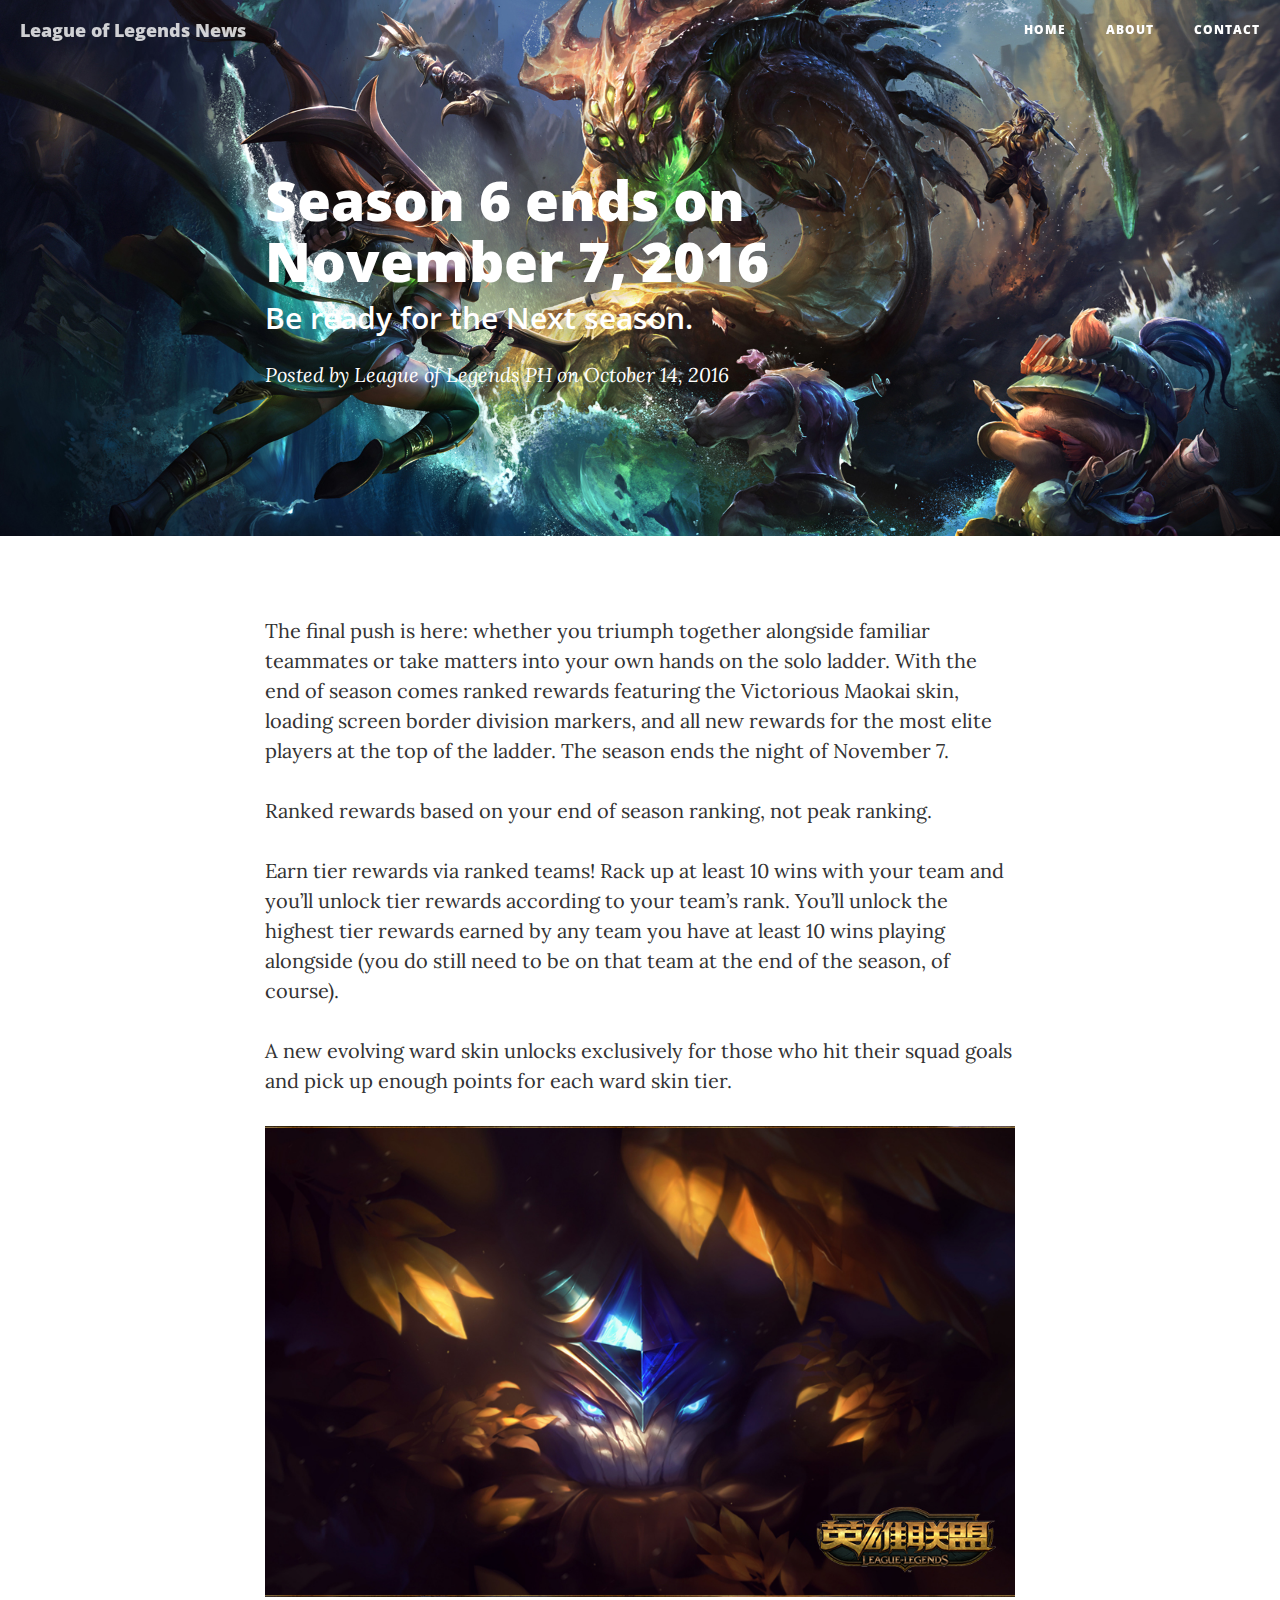
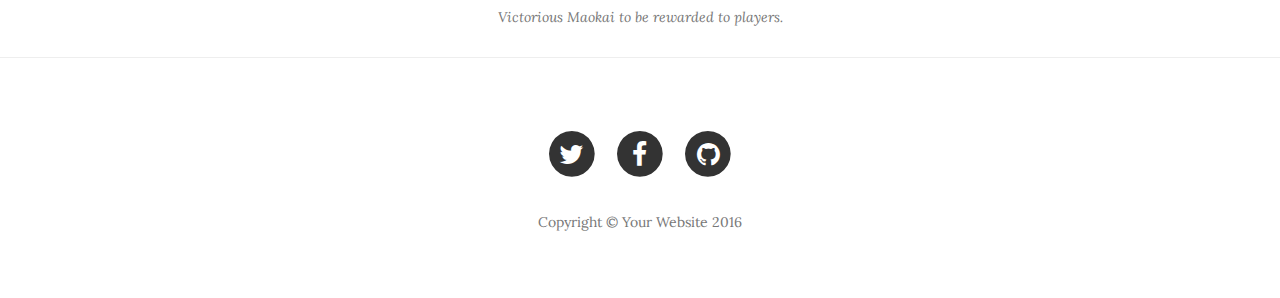
<file: post3.html>
<!DOCTYPE html>
<html lang="en">

<head>

    <meta charset="utf-8">
    <meta http-equiv="X-UA-Compatible" content="IE=edge">
    <meta name="viewport" content="width=device-width, initial-scale=1">
    <meta name="description" content="">
    <meta name="author" content="">

    <title>League of Legends News - Post</title>

    <!-- Bootstrap Core CSS -->
    <link href="vendor/bootstrap/css/bootstrap.min.css" rel="stylesheet">

    <!-- Theme CSS -->
    <link href="css/clean-blog.min.css" rel="stylesheet">

    <!-- Custom Fonts -->
    <link href="vendor/font-awesome/css/font-awesome.min.css" rel="stylesheet" type="text/css">
    <link href='https://fonts.googleapis.com/css?family=Lora:400,700,400italic,700italic' rel='stylesheet' type='text/css'>
    <link href='https://fonts.googleapis.com/css?family=Open+Sans:300italic,400italic,600italic,700italic,800italic,400,300,600,700,800' rel='stylesheet' type='text/css'>

    <!-- HTML5 Shim and Respond.js IE8 support of HTML5 elements and media queries -->
    <!-- WARNING: Respond.js doesn't work if you view the page via file:// -->
    <!--[if lt IE 9]>
        <script src="https://oss.maxcdn.com/libs/html5shiv/3.7.0/html5shiv.js"></script>
        <script src="https://oss.maxcdn.com/libs/respond.js/1.4.2/respond.min.js"></script>
    <![endif]-->

</head>

<body>

    <!-- Navigation -->
    <nav class="navbar navbar-default navbar-custom navbar-fixed-top">
        <div class="container-fluid">
            <!-- Brand and toggle get grouped for better mobile display -->
            <div class="navbar-header page-scroll">
                <button type="button" class="navbar-toggle" data-toggle="collapse" data-target="#bs-example-navbar-collapse-1">
                    <span class="sr-only">Toggle navigation</span>
                    Menu <i class="fa fa-bars"></i>
                </button>
                <a class="navbar-brand" href="index.html">League of Legends News</a>
            </div>

            <!-- Collect the nav links, forms, and other content for toggling -->
            <div class="collapse navbar-collapse" id="bs-example-navbar-collapse-1">
                <ul class="nav navbar-nav navbar-right">
                    <li>
                        <a href="index.html">Home</a>
                    </li>
                    <li>
                        <a href="about.html">About</a>
                    </li>
                    <li>
                        <a href="contact.html">Contact</a>
                    </li>
                </ul>
            </div>
            <!-- /.navbar-collapse -->
        </div>
        <!-- /.container -->
    </nav>

    <!-- Page Header -->
    <!-- Set your background image for this header on the line below. -->
    <header class="intro-header" style="background-image: url('img/3bg.jpg')">
        <div class="container">
            <div class="row">
                <div class="col-lg-8 col-lg-offset-2 col-md-10 col-md-offset-1">
                    <div class="post-heading">
                        <h1>Season 6 ends on November 7, 2016</h1>
                        <h2 class="subheading">Be ready for the Next season.</h2>
                        <span class="meta">Posted by <a href="#">League of Legends PH</a> on October 14, 2016</span>
                    </div>
                </div>
            </div>
        </div>
    </header>

    <!-- Post Content -->
    <article>
        <div class="container">
            <div class="row">
                <div class="col-lg-8 col-lg-offset-2 col-md-10 col-md-offset-1">
                    <p>The final push is here: whether you triumph together alongside familiar teammates or take matters into your own hands on the solo ladder. With the end of season comes ranked rewards featuring the Victorious Maokai skin, loading screen border division markers, and all new rewards for the most elite players at the top of the ladder. The season ends the night of November 7.</p>

                    <p>Ranked rewards based on your end of season ranking, not peak ranking.</p>

                    <p>Earn tier rewards via ranked teams! Rack up at least 10 wins with your team and you’ll unlock tier rewards according to your team’s rank. You’ll unlock the highest tier rewards earned by any team you have at least 10 wins playing alongside (you do still need to be on that team at the end of the season, of course).</p>

                    <p>A new evolving ward skin unlocks exclusively for those who hit their squad goals and pick up enough points for each ward skin tier.</p>

                    <a href="#">
                        <img class="img-responsive" src="img/vic.jpg" alt="">
                    </a>
                    <span class="caption text-muted">Victorious Maokai to be rewarded to players.</span>
                </div>
            </div>
        </div>
    </article>

    <hr>

    <!-- Footer -->
    <footer>
        <div class="container">
            <div class="row">
                <div class="col-lg-8 col-lg-offset-2 col-md-10 col-md-offset-1">
                    <ul class="list-inline text-center">
                        <li>
                            <a href="#">
                                <span class="fa-stack fa-lg">
                                    <i class="fa fa-circle fa-stack-2x"></i>
                                    <i class="fa fa-twitter fa-stack-1x fa-inverse"></i>
                                </span>
                            </a>
                        </li>
                        <li>
                            <a href="#">
                                <span class="fa-stack fa-lg">
                                    <i class="fa fa-circle fa-stack-2x"></i>
                                    <i class="fa fa-facebook fa-stack-1x fa-inverse"></i>
                                </span>
                            </a>
                        </li>
                        <li>
                            <a href="#">
                                <span class="fa-stack fa-lg">
                                    <i class="fa fa-circle fa-stack-2x"></i>
                                    <i class="fa fa-github fa-stack-1x fa-inverse"></i>
                                </span>
                            </a>
                        </li>
                    </ul>
                    <p class="copyright text-muted">Copyright &copy; Your Website 2016</p>
                </div>
            </div>
        </div>
    </footer>

    <!-- jQuery -->
    <script src="vendor/jquery/jquery.min.js"></script>

    <!-- Bootstrap Core JavaScript -->
    <script src="vendor/bootstrap/js/bootstrap.min.js"></script>

    <!-- Contact Form JavaScript -->
    <script src="js/jqBootstrapValidation.js"></script>
    <script src="js/contact_me.js"></script>

    <!-- Theme JavaScript -->
    <script src="js/clean-blog.min.js"></script>

</body>

</html>
</file>
<file: css/clean-blog.min.css>
/*!
 * Start Bootstrap - Clean Blog v3.3.7+1 (http://startbootstrap.com/template-overviews/clean-blog)
 * Copyright 2013-2016 Start Bootstrap
 * Licensed under MIT (https://github.com/BlackrockDigital/startbootstrap/blob/gh-pages/LICENSE)
 */a,body{color:#333}.navbar-custom .nav li a,.navbar-custom .navbar-brand,h1,h2,h3,h4,h5,h6{font-weight:800}.caption,.intro-header .page-heading,.intro-header .site-heading,footer .copyright{text-align:center}body{font-family:Lora,'Times New Roman',serif;font-size:20px;-webkit-tap-highlight-color:#0085A1}.intro-header .page-heading .subheading,.intro-header .post-heading .subheading,.intro-header .site-heading .subheading,.navbar-custom,h1,h2,h3,h4,h5,h6{font-family:'Open Sans','Helvetica Neue',Helvetica,Arial,sans-serif}p{line-height:1.5;margin:30px 0}p a{text-decoration:underline}a:focus,a:hover{color:#0085A1}a img:focus,a img:hover{cursor:zoom-in}blockquote{color:#777;font-style:italic}hr.small{max-width:100px;margin:15px auto;border-width:4px;border-color:#fff}.navbar-custom{position:absolute;top:0;left:0;width:100%;z-index:3}.navbar-custom .navbar-header .navbar-toggle{color:#777;font-weight:800;text-transform:uppercase;font-size:12px}.navbar-custom .nav li a{text-transform:uppercase;font-size:12px;letter-spacing:1px}@media only screen and (min-width:768px){.navbar-custom{background:0 0;border-bottom:1px solid transparent}.navbar-custom .navbar-brand{color:#fff;padding:20px}.navbar-custom .navbar-brand:focus,.navbar-custom .navbar-brand:hover{color:rgba(255,255,255,.8)}.navbar-custom .nav li a{color:#fff;padding:20px}.navbar-custom .nav li a:focus,.navbar-custom .nav li a:hover{color:rgba(255,255,255,.8)}}@media only screen and (min-width:1170px){.navbar-custom{-webkit-transition:background-color .3s;-moz-transition:background-color .3s;transition:background-color .3s;-webkit-transform:translate3d(0,0,0);-moz-transform:translate3d(0,0,0);-ms-transform:translate3d(0,0,0);-o-transform:translate3d(0,0,0);transform:translate3d(0,0,0);-webkit-backface-visibility:hidden;backface-visibility:hidden}.navbar-custom.is-fixed{position:fixed;top:-61px;background-color:rgba(255,255,255,.9);border-bottom:1px solid #f2f2f2;-webkit-transition:-webkit-transform .3s;-moz-transition:-moz-transform .3s;transition:transform .3s}.navbar-custom.is-fixed .navbar-brand{color:#333}.navbar-custom.is-fixed .navbar-brand:focus,.navbar-custom.is-fixed .navbar-brand:hover{color:#0085A1}.navbar-custom.is-fixed .nav li a{color:#333}.navbar-custom.is-fixed .nav li a:focus,.navbar-custom.is-fixed .nav li a:hover{color:#0085A1}.navbar-custom.is-visible{-webkit-transform:translate3d(0,100%,0);-moz-transform:translate3d(0,100%,0);-ms-transform:translate3d(0,100%,0);-o-transform:translate3d(0,100%,0);transform:translate3d(0,100%,0)}}.intro-header{background:center center no-repeat;-webkit-background-size:cover;-moz-background-size:cover;background-size:cover;-o-background-size:cover;margin-bottom:50px}.intro-header .page-heading,.intro-header .post-heading,.intro-header .site-heading{padding:100px 0 50px;color:#fff}.intro-header .page-heading h1,.intro-header .site-heading h1{margin-top:0;font-size:50px}.intro-header .page-heading .subheading,.intro-header .site-heading .subheading{font-size:24px;line-height:1.1;display:block;font-weight:300;margin:10px 0 0}@media only screen and (min-width:768px){.intro-header .page-heading,.intro-header .post-heading,.intro-header .site-heading{padding:150px 0}.intro-header .page-heading h1,.intro-header .site-heading h1{font-size:80px}}.intro-header .post-heading h1{font-size:35px}.intro-header .post-heading .meta,.intro-header .post-heading .subheading{line-height:1.1;display:block}.intro-header .post-heading .subheading{font-size:24px;margin:10px 0 30px;font-weight:600}.intro-header .post-heading .meta{font-family:Lora,'Times New Roman',serif;font-style:italic;font-weight:300;font-size:20px}.intro-header .post-heading .meta a{color:#fff}@media only screen and (min-width:768px){.intro-header .post-heading h1{font-size:55px}.intro-header .post-heading .subheading{font-size:30px}}.post-preview>a{color:#333}.post-preview>a:focus,.post-preview>a:hover{text-decoration:none;color:#0085A1}.post-preview>a>.post-title{font-size:30px;margin-top:30px;margin-bottom:10px}.post-preview>a>.post-subtitle{margin:0 0 10px;font-weight:300}.post-preview>.post-meta{color:#777;font-size:18px;font-style:italic;margin-top:0}.post-preview>.post-meta>a{text-decoration:none;color:#333}.post-preview>.post-meta>a:focus,.post-preview>.post-meta>a:hover{color:#0085A1;text-decoration:underline}@media only screen and (min-width:768px){.post-preview>a>.post-title{font-size:36px}}.section-heading{font-size:36px;margin-top:60px;font-weight:700}.btn,.pager li>a,.pager li>span{font-family:'Open Sans','Helvetica Neue',Helvetica,Arial,sans-serif;text-transform:uppercase;font-weight:800;letter-spacing:1px}.caption{font-size:14px;padding:10px;font-style:italic;margin:0;display:block;border-bottom-right-radius:5px;border-bottom-left-radius:5px}footer{padding:50px 0 65px}footer .list-inline{margin:0;padding:0}footer .copyright{font-size:14px;margin-bottom:0}.floating-label-form-group{font-size:14px;position:relative;margin-bottom:0;padding-bottom:.5em;border-bottom:1px solid #eee}.floating-label-form-group input,.floating-label-form-group textarea{z-index:1;position:relative;padding-right:0;padding-left:0;border:none;border-radius:0;font-size:1.5em;background:0 0;box-shadow:none!important;resize:none}.floating-label-form-group label{display:block;z-index:0;position:relative;top:2em;margin:0;font-size:.85em;line-height:1.764705882em;vertical-align:middle;vertical-align:baseline;opacity:0;-webkit-transition:top .3s ease,opacity .3s ease;-moz-transition:top .3s ease,opacity .3s ease;-ms-transition:top .3s ease,opacity .3s ease;transition:top .3s ease,opacity .3s ease}.floating-label-form-group::not(:first-child){padding-left:14px;border-left:1px solid #eee}.floating-label-form-group-with-value label{top:0;opacity:1}.floating-label-form-group-with-focus label{color:#0085A1}form .row:first-child .floating-label-form-group{border-top:1px solid #eee}.btn{font-size:14px;border-radius:0;padding:15px 25px}.btn-lg{font-size:16px;padding:25px 35px}.btn-default:focus,.btn-default:hover{background-color:#0085A1;border:1px solid #0085A1;color:#fff}.pager{margin:20px 0 0}.pager li>a,.pager li>span{font-size:14px;padding:15px 25px;background-color:#fff;border-radius:0}.pager li>a:focus,.pager li>a:hover{color:#fff;background-color:#0085A1;border:1px solid #0085A1}.pager .disabled>a,.pager .disabled>a:focus,.pager .disabled>a:hover,.pager .disabled>span{color:#777;background-color:#333;cursor:not-allowed}::-moz-selection{color:#fff;text-shadow:none;background:#0085A1}::selection{color:#fff;text-shadow:none;background:#0085A1}img::selection{color:#fff;background:0 0}img::-moz-selection{color:#fff;background:0 0}
</file>
